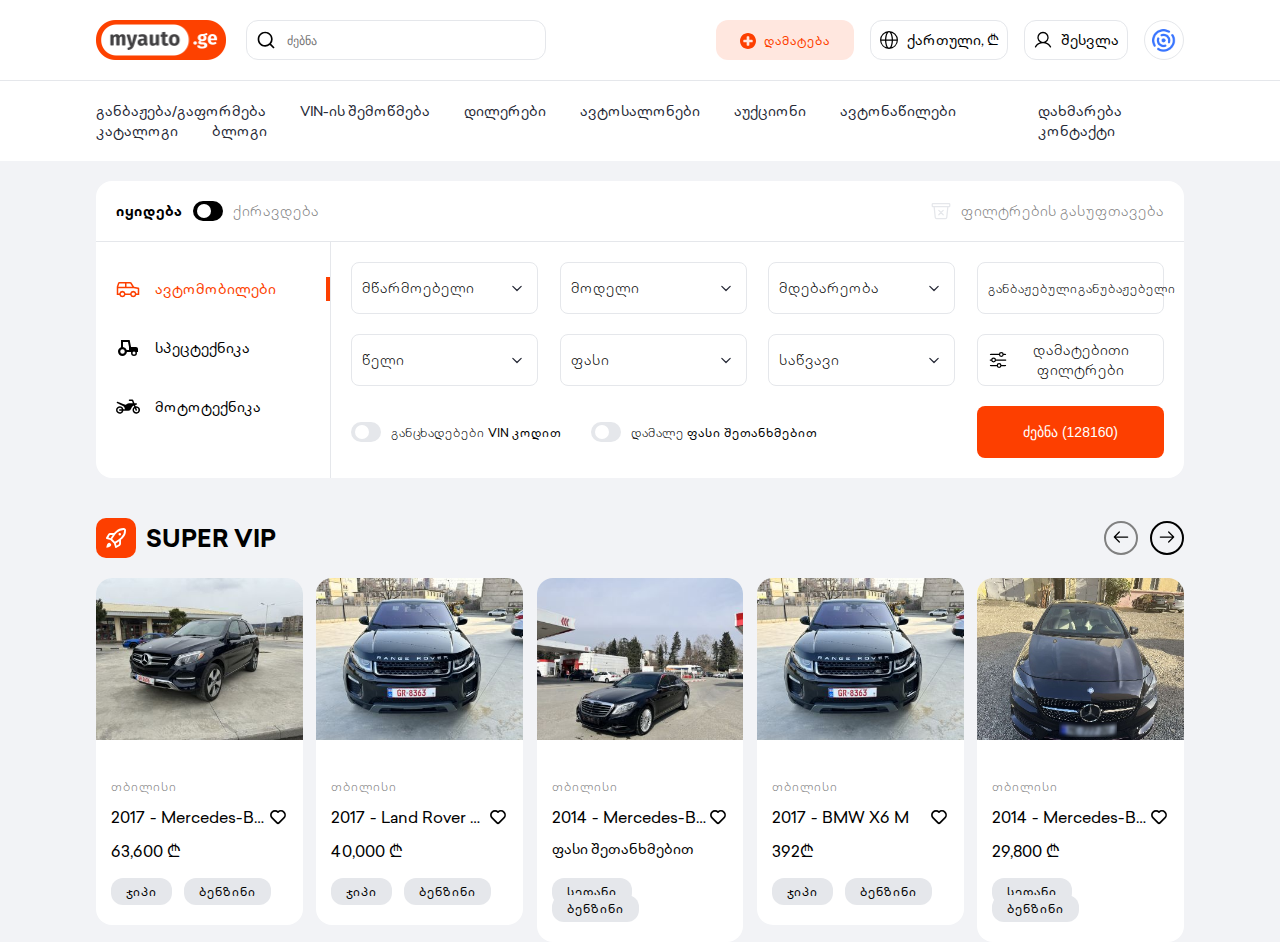
<file: index.html>
<!DOCTYPE html>
<html lang="en">
  <head>
    <meta charset="UTF-8" />
    <meta name="viewport" content="width=device-width, initial-scale=1.0" />
    <link rel="stylesheet" href="./style/style.css" />
    <script src="./js/main.js"></script>
    <title>
      ახალი და მეორადი ავტომობილები, მოტოტექნიკა, სპეცტექნიკა | MyAuto
    </title>
  </head>
  <body>
    <header>
      <nav>
        <div class="navbar-left">
          <div class="logo">
            <img src="./assets/img/logo.png" alt="logo" />
          </div>
          <div class="searchbar">
            <img src="./assets/icons/search.svg" alt="search" />
            <label>
              <input type="text" placeholder="ძებნა" />
            </label>
          </div>
        </div>
        <div class="navbar-right">
          <div class="addnewBut navbuttons">
            <button>
              <img src="./assets/icons/add.svg" alt="" /><a href="#"
                >დამატება</a
              >
            </button>
          </div>
          <div class="languageBut navbuttons">
            <button class="nav-dropbtn" onclick="navFunction()">
              <img src="./assets/icons/global.svg" alt="" /><a href="#"
                >ქართული, ₾</a
              >
            </button>
            <!-- dropdown -->
            <div id="headerDropdown" class="nav-dropdown-content">
              <!--  -->
              <div class="dropdown-lang dropnav">
                <p>ენა</p>
                <label>
                  <input name="radio1" type="radio" checked />
                  <span>ქართული</span>
                </label>
                <label>
                  <input name="radio1" type="radio" />
                  <span>English</span>
                </label>
                <label>
                  <input name="radio1" type="radio" />
                  <span>Русский</span>
                </label>
              </div>
              <!-- currency-->
              <div class="dropdown-currency dropnav">
                <p>ვალუტა</p>
                <label>
                  <input name="radio2" type="radio" />
                  <span>USD - $</span>
                </label>
                <label>
                  <input name="radio2" type="radio" />
                  <span>GEL - ₾</span>
                </label>
              </div>
            </div>
          </div>
          <div class="loginBut navbuttons">
            <button>
              <img src="./assets/icons/user.svg" alt="" /><a href="#">შესვლა</a>
            </button>
          </div>
          <div class="tnetBut navbuttons">
            <button><img src="./assets/img/tnet.png" alt="tnetlogo" /></button>
          </div>
        </div>
      </nav>

      <section class="categories">
        <div class="cat-container">
          <ul class="cat-cat">
            <li><a href="">განბაჟება/გაფორმება</a></li>
            <li><a href="">VIN-ის შემოწმება</a></li>
            <li><a href="">დილერები</a></li>
            <li><a href="">ავტოსალონები</a></li>
            <li><a href="">აუქციონი</a></li>
            <li><a href="">ავტონაწილები</a></li>
            <li><a href="">კატალოგი</a></li>
            <li><a href="">ბლოგი</a></li>
          </ul>

          <ul class="cat-nav">
            <li><a href="">დახმარება</a></li>
            <li><a href="">კონტაქტი</a></li>
          </ul>
        </div>
      </section>
    </header>

    <main>
      <!-- filters -->
      <section class="home-filter">
        <!-- filter-header -->
        <div class="filter-header">
          <div class="filter-header-left">
            <span class="filter-header-sell">იყიდება</span>
            <label class="switch">
              <input type="checkbox" />
              <span class="slider round"></span>
            </label>
            <span class="filter-header-rent">ქირავდება</span>
          </div>
          <div class="filter-header-right">
            <img src="./assets/icons/trash-bin.svg" alt="bin" />
            <span>ფილტრების გასუფთავება</span>
          </div>
        </div>

        <!-- filter-main -->
        <div class="filters-main-content">
          <!-- car type -->
          <div class="filter-car-type">
            <div class="car-type car">
              <img src="./assets/icons/car.svg" alt="car" />
              <span>ავტომობილები</span>
            </div>
            <div class="car-type spectech">
              <img src="./assets/icons/tractor.svg" alt="tractor" />
              <span>სპეცტექნიკა</span>
            </div>
            <div class="car-type moto">
              <img src="./assets/icons/motorcycle.svg" alt="moto" />
              <span>მოტოტექნიკა</span>
            </div>
          </div>
          <!-- filters -->
          <div class="filters">
            <!-- row -->
            <div class="filters-row">
              <!-- box 1 -->
              <div class="filter-box">
                <button
                  class="filter-dropbtn filter-dropbtn1"
                  onclick="filterFunction1()"
                >
                  <span>მწარმოებელი</span>
                  <img src="./assets/icons/arrow-down.svg" alt="arrow" />
                </button>
                <!-- dropdown -->
                <div
                  id="filterDropdown"
                  class="filter-dropdown-content filter-drop-1"
                >
                  <!--car brands -->
                  <div class="car-brands">
                    <div class="brand toyota">
                      <img src="./assets/img/toyota.png" alt="toyota" />
                      <span class="brand-desc">Toyota</span>
                    </div>
                    <div class="brand merc">
                      <img src="./assets/img/merc.png" alt="merc" />
                      <span class="brand-desc">Mercedes</span>
                    </div>
                    <div class="brand bmw">
                      <img src="./assets/img/bmw.png" alt="bmw" />
                      <span class="brand-desc">Bmw</span>
                    </div>
                    <div class="brand ford">
                      <img src="./assets/img/ford.png" alt="ford" />
                      <span class="brand-desc">Ford</span>
                    </div>
                    <div class="brand honda">
                      <img src="./assets/img/honda.png" alt="honda" />
                      <span class="brand-desc">Honda</span>
                    </div>
                    <div class="brand hyndai">
                      <img src="./assets/img/hyndai.png" alt="hyndai" />
                      <span class="brand-desc">Hyndai</span>
                    </div>
                    <div class="brand subaru">
                      <img src="./assets/img/subaru.png" alt="subaru" />
                      <span class="brand-desc">Subaru</span>
                    </div>
                    <div class="brand wolksvagen">
                      <img src="./assets/img/wolksvagen.png" alt="wolksvagen" />
                      <span class="brand-desc">Wolksvagen</span>
                    </div>
                    <div class="brand chevy">
                      <img src="./assets/img/chvey.png" alt="chevy" />
                      <span class="brand-desc">Chevrolet</span>
                    </div>
                    <div class="brand nissan">
                      <img src="./assets/img/nissan.png" alt="nissan" />
                      <span class="brand-desc">Nissan</span>
                    </div>
                  </div>

                  <div class="car-brands-list">
                    <label>
                      <input type="checkbox" />
                      <span>Mercedes</span>
                    </label>
                    <label>
                      <input type="checkbox" />
                      <span>Bmw</span>
                    </label>
                    <label>
                      <input type="checkbox" />
                      <span>Ford</span>
                    </label>
                    <label>
                      <input type="checkbox" />
                      <span>Hyndai</span>
                    </label>
                    <label>
                      <input type="checkbox" />
                      <span>Honda</span>
                    </label>
                    <label>
                      <input type="checkbox" />
                      <span>Subaru</span>
                    </label>
                    <label>
                      <input type="checkbox" />
                      <span>Toyota</span>
                    </label>
                    <label>
                      <input type="checkbox" />
                      <span>Wolksvagen</span>
                    </label>
                    <label>
                      <input type="checkbox" />
                      <span>Chevrolet</span>
                    </label>
                    <label>
                      <input type="checkbox" />
                      <span>Mercedes</span>
                    </label>
                    <label>
                      <input type="checkbox" />
                      <span>Nissan</span>
                    </label>
                  </div>
                </div>
              </div>
              <!-- box 2 -->
              <div class="filter-box">
                <button class="filter-dropbtn">
                  <span>მოდელი</span>
                  <img src="./assets/icons/arrow-down.svg" alt="arrow" />
                </button>
              </div>
              <!-- box 3 -->
              <div class="filter-box">
                <button
                  class="filter-dropbtn filter-dropbtn2"
                  onclick="filterFunction2()"
                >
                  <span>მდებარეობა</span>
                  <img src="./assets/icons/arrow-down.svg" alt="arrow" />
                </button>
                <!-- dropdown -->
                <div
                  id="filterDropdown2"
                  class="filter-dropdown-content filter-drop-2"
                >
                  <div class="car-brands-list">
                    <label>
                      <input type="checkbox" />
                      <span>თბილისი</span>
                    </label>
                    <label>
                      <input type="checkbox" />
                      <span>ქუთაისი</span>
                    </label>
                    <label>
                      <input type="checkbox" />
                      <span>ბათუმი</span>
                    </label>
                    <label>
                      <input type="checkbox" />
                      <span>ფოთი</span>
                    </label>
                    <label>
                      <input type="checkbox" />
                      <span>რუსთავი</span>
                    </label>
                    <label>
                      <input type="checkbox" />
                      <span>დუშეთი</span>
                    </label>
                    <label>
                      <input type="checkbox" />
                      <span>ჭიათურა</span>
                    </label>
                    <label>
                      <input type="checkbox" />
                      <span>საჩხერე</span>
                    </label>
                    <label>
                      <input type="checkbox" />
                      <span>მარტვილი</span>
                    </label>
                    <label>
                      <input type="checkbox" />
                      <span>გურჯაანი</span>
                    </label>
                    <label>
                      <input type="checkbox" />
                      <span>გარდაბანი</span>
                    </label>
                  </div>
                </div>
              </div>
              <!-- box 4 -->
              <div class="filter-box">
                <button class="ganbajeba">
                  <span>განბაჟებული</span>
                  <div class="middle"></div>
                  <span>განუბაჟებელი</span>
                </button>
              </div>
              <!-- box 5 -->
              <div class="filter-box">
                <button class="filter-dropbtn" onclick="filterFunction()">
                  <span>წელი</span>
                  <img src="./assets/icons/arrow-down.svg" alt="arrow" />
                </button>
                <!-- dropdown -->
                <div id="filterDropdown" class="filter-dropdown-content">
                  <!--  -->
                  <h1>yle</h1>
                </div>
              </div>
              <!-- box 6 -->
              <div class="filter-box">
                <button class="filter-dropbtn" onclick="filterFunction()">
                  <span>ფასი</span>
                  <img src="./assets/icons/arrow-down.svg" alt="arrow" />
                </button>
                <!-- dropdown -->
                <div id="filterDropdown" class="filter-dropdown-content">
                  <!--  -->
                  <h1>yle</h1>
                </div>
              </div>
              <!-- box 7 -->
              <div class="filter-box">
                <button class="filter-dropbtn" onclick="filterFunction()">
                  <span>საწვავი</span>
                  <img src="./assets/icons/arrow-down.svg" alt="arrow" />
                </button>
                <!-- dropdown -->
                <div id="filterDropdown" class="filter-dropdown-content">
                  <!--  -->
                  <h1>yle</h1>
                </div>
              </div>
              <!-- box 8 -->
              <div class="filter-box">
                <button class="filter-dropbtn" onclick="filterFunction()">
                  <img src="./assets/icons/filter.svg" alt="filter" />
                  <span>დამატებითი ფილტრები</span>
                </button>
                <!-- dropdown -->
                <div id="filterDropdown" class="filter-dropdown-content">
                  <!--  -->
                  <h1>yle</h1>
                </div>
              </div>
            </div>
            <!-- filter-row-navigation -->
            <div class="filter-row-nav">
              <div class="filter-row-box-left">
                <div class="frbl">
                  <label class="switch-blue">
                    <input type="checkbox" />
                    <span class="slider-blue round"></span>
                  </label>
                  <p>განცხადებები <span>VIN კოდით</span></p>
                </div>
                <div class="frbl">
                  <label class="switch-blue">
                    <input type="checkbox" />
                    <span class="slider-blue round"></span>
                  </label>
                  <p>დამალე <span>ფასი შეთანხმებით</span></p>
                </div>
              </div>
              <div class="filter-row-box-right">
                <button>ძებნა (128160)</button>
              </div>
            </div>
          </div>
        </div>
      </section>
      <!-- super vip -->
      <section class="super-vip-promotion">
        <div class="promotion-header">
          <div class="promotion-header-left">
            <img src="./assets/icons/rocket-16.svg" alt="rocket" />
            <span>SUPER VIP</span>
          </div>
          <div class="promotion-header-right">
            <button class="sliderLeft">
              <img src="./assets/icons/arrow-left.svg" alt="arrow" />
            </button>
            <button class="sliderRight">
              <img src="./assets/icons/arrow-right.svg" alt="arrow" />
            </button>
          </div>
        </div>

        <div class="car-container-row">
          <!-- car 1 -->
          <div class="car-container">
            <div class="car-container-img">
              <img src="./assets/img/car1.jpg" alt="car" />
            </div>
            <div class="car-container-text">
              <div class="car-location">
                <span>თბილისი</span>
              </div>
              <div class="car-container-name">
                <span>2017 - Mercedes-Benz Gle</span>
                <img src="./assets/icons/heart.svg" alt="heart" />
              </div>
              <div class="car-price">
                <span>63,600 ₾</span>
              </div>
              <div class="vip-car-type">
                <span>ჯიპი</span>
                <span>ბენზინი</span>
              </div>
            </div>
          </div>
          <!-- car 2 -->
          <div class="car-container">
            <div class="car-container-img">
              <img src="./assets/img/car2.jpg" alt="car" />
            </div>
            <div class="car-container-text">
              <div class="car-location">
                <span>თბილისი</span>
              </div>
              <div class="car-container-name">
                <span>2017 - Land Rover Range</span>
                <img src="./assets/icons/heart.svg" alt="heart" />
              </div>
              <div class="car-price">
                <span>40,000 ₾</span>
              </div>
              <div class="vip-car-type">
                <span>ჯიპი</span>
                <span>ბენზინი</span>
              </div>
            </div>
          </div>
          <!-- car 3 -->
          <div class="car-container">
            <div class="car-container-img">
              <img src="./assets/img/car3.jpg" alt="car" />
            </div>
            <div class="car-container-text">
              <div class="car-location">
                <span>თბილისი</span>
              </div>
              <div class="car-container-name">
                <span>2014 - Mercedes-Benz S class</span>
                <img src="./assets/icons/heart.svg" alt="heart" />
              </div>
              <div class="car-price">
                <span class="noPrice">ფასი შეთანხმებით</span>
              </div>
              <div class="vip-car-type">
                <span>სედანი</span>
                <span>ბენზინი</span>
              </div>
            </div>
          </div>
          <!-- car 4 -->
          <div class="car-container">
            <div class="car-container-img">
              <img src="./assets/img/car2.jpg" alt="car" />
            </div>
            <div class="car-container-text">
              <div class="car-location">
                <span>თბილისი</span>
              </div>
              <div class="car-container-name">
                <span>2017 - BMW X6 M</span>
                <img src="./assets/icons/heart.svg" alt="heart" />
              </div>
              <div class="car-price">
                <span>392₾</span>
              </div>
              <div class="vip-car-type">
                <span>ჯიპი</span>
                <span>ბენზინი</span>
              </div>
            </div>
          </div>
          <!-- car 5 -->
          <div class="car-container">
            <div class="car-container-img">
              <img src="./assets/img/car5.jpg" alt="car" />
            </div>
            <div class="car-container-text">
              <div class="car-location">
                <span>თბილისი</span>
              </div>
              <div class="car-container-name">
                <span>2014 - Mercedes-Benz Cla</span>
                <img src="./assets/icons/heart.svg" alt="heart" />
              </div>
              <div class="car-price">
                <span>29,800 ₾</span>
              </div>
              <div class="vip-car-type">
                <span>სედანი </span>
                <span>ბენზინი</span>
              </div>
            </div>
          </div>
        </div>
      </section>
      <!-- ad -->
      <!-- lg -->
      <!-- <div class="lg">
        <div class="lg-container">
          <div class="lg-container-header">
            <span>50%</span>
            <p>ფასდაკლება! CARFAX-21 ₾</p>
          </div>
          <div class="lg-container-content">
            <span>მოძებნე VIN კოდით</span>
            <p>სერვისის საშუალებით გაიგებთ ავტომობილის დეტალურ ინფორმაციას</p>
          </div>
          <div class="lg-container-search">
            <label>
              <input type="text" placeholder="ჩაწერე VIN კოდი" />
            </label>
            <button>ძებნა</button>
          </div>
          <div class="lg-container-img"></div>
        </div>
        <div class="lg-container"></div>
      </div> -->
    </main>
  </body>
</html>
</file>
<file: style/style.css>
* {
  padding: 0;
  margin: 0;
  box-sizing: border-box;
}

@font-face {
  font-family: "regular";
  src: url(/assets/fonts/regular-myauto.woff2);
}

@font-face {
  font-family: "medium";
  src: url(/assets/fonts/medium-myauto.woff2);
}

@font-face {
  font-family: "bold";
  src: url(/assets/fonts/bold-myauto.woff2);
}
:root {
  --main-orange: #fd3f00;
  --main-gray: #e5e7eb;
  --main-text: #272a37;
}
html {
  font-size: 10px;
}
body {
  background-color: #f2f3f6;
  font-family: "medium";
}
a {
  text-decoration: none;
}
li {
  list-style: none;
}
header {
  background-color: white;
}
nav {
  display: flex;
  width: 85%;
  margin: auto;
  justify-content: space-between;
  max-width: 1536px;
  align-items: center;
  padding: 20px 0px;
}
.navbar-right,
.navbar-left {
  display: flex;
  align-items: center;
}
.logo {
  height: 40px;
}
.logo img {
  width: 130px;
}
.searchbar {
  display: flex;
  align-items: center;
  position: relative;
  margin-left: 20px;
}
.searchbar img {
  position: absolute;
  left: 10px;
}
.searchbar label input {
  height: 40px;
  width: 300px;
  padding-left: 40px;
  border-radius: 12px;
  border: 1px solid var(--main-gray);
}
.searchbar label input::placeholder {
  font-size: 1.2rem;
}
.navbuttons {
  margin-left: 16px;
}
.navbuttons button {
  height: 40px;
  border: none;
  display: flex;
  align-items: center;
  border-radius: 12px;
}
.addnewBut button {
  background-color: #fd3f0020;
  padding: 0px 24px;
}
.addnewBut button a {
  margin-left: 8px;
  color: var(--main-orange);
  font-size: 1.2rem;
  font-family: "medium";
}
.addnewBut button img {
  width: 16px;
  padding-top: 2px;
}

.languageBut button {
  background-color: transparent;
  border: 1px solid var(--main-gray);
  padding: 0px 8px;
  position: relative;
}
.languageBut button a {
  margin-left: 8px;
  color: black;
  font-size: 1.4rem;
  font-family: "medium";
}
/* drop down */
.dropdown {
  position: relative;
}
.nav-dropdown-content {
  display: none;
  padding: 10px;
  position: absolute;
  background-color: white;
  min-width: 160px;
  overflow: auto;
  box-shadow: 0px 8px 16px 0px rgba(0, 0, 0, 0.2);
  z-index: 1;
}
.show {
  display: block;
}

.dropnav {
  display: flex;
  flex-direction: column;
}
.dropnav p {
  font-size: 1.2rem;
  color: gray;
  padding-bottom: 10px;
}
.dropnav label {
  font-size: 1.4rem;
  padding-top: 10px;
}
.dropnav label span {
  padding-left: 15px;
}
.dropnav label input[type="radio"] {
  transform: scale(1.8);
}
.dropdown-currency {
  margin-top: 20px;
}

/* end of dropdown */
.loginBut button {
  background-color: transparent;
  border: 1px solid var(--main-gray);
  padding: 0px 8px;
}
.loginBut button a {
  margin-left: 8px;
  color: black;
  font-size: 1.4rem;
  font-family: "medium";
}
.tnetBut button {
  background-color: white;
  border-radius: 50%;
  border: 1px solid var(--main-gray);
  width: 40px;
  height: 40px;
  display: flex;
  align-items: center;
  justify-content: center;
}
.tnetBut button img {
  height: 30px;
}
.categories {
  border-top: 1px solid var(--main-gray);
}
.cat-container {
  display: flex;
  width: 85%;
  margin: auto;
  justify-content: space-between;
  max-width: 1536px;
  align-items: center;
  padding: 20px 0px;
}
.cat-container ul li a {
  font-size: 1.4rem;
  color: var(--main-text);
}
.cat-cat li {
  display: inline-block;
  margin-right: 32px;
}
.cat-nav li {
  display: inline-block;
  margin-left: 12px;
}

/* MAIN */
.home-filter {
  width: 85%;
  display: flex;
  margin: 20px auto;
  background-color: white;
  border-radius: 16px;
  max-width: 1536px;
  flex-direction: column;
}
.filter-header {
  display: flex;
  margin: auto;
  justify-content: space-between;
  align-items: center;
  width: 100%;
  border-bottom: 1px solid var(--main-gray);
}
.filter-header-right,
.filter-header-left {
  display: flex;
  align-items: center;
  padding: 20px;
}
.filter-header-left span {
  font-size: 1.4rem;
}
.filter-header-sell {
  font-family: "bold";
}
.filter-header-rent {
  color: gray;
  font-family: "regular";
}
/* switch */
.switch {
  position: relative;
  display: inline-block;
  width: 30px;
  height: 20px;
  margin: 0px 10px;
}

.switch input {
  opacity: 0;
  width: 0;
  height: 0;
}

.slider {
  position: absolute;
  cursor: pointer;
  top: 0;
  left: 0;
  right: 0;
  bottom: 0;
  background-color: black;
  -webkit-transition: 0.4s;
  transition: 0.4s;
}

.slider:before {
  position: absolute;
  content: "";
  height: 14px;
  width: 14px;
  left: 4px;
  bottom: 3px;
  background-color: white;
  -webkit-transition: 0.4s;
  transition: 0.4s;
}

input:checked + .slider {
  background-color: black;
}

input:focus + .slider {
  box-shadow: 0 0 1px #2196f3;
}

input:checked + .slider:before {
  -webkit-transform: translateX(8px);
  -ms-transform: translateX(8px);
  transform: translateX(8px);
}

/* Rounded sliders */
.slider.round {
  border-radius: 34px;
}

.slider.round:before {
  border-radius: 50%;
}
.filter-header-right span {
  color: gray;
  font-size: 1.4rem;
  padding-left: 10px;
  font-family: "regular";
}

.filters-main-content {
  display: flex;
  margin: auto;
  width: 100%;
}
.filter-car-type {
  padding: 35px 0px 20px 20px;
  border-right: 1px solid var(--main-gray);
}
.car-type {
  display: flex;
  align-items: center;
}
.spectech,
.moto {
  margin-top: 35px;
}
.car-type span {
  font-size: 1.4rem;
  padding-left: 15px;
  padding-right: 50px;
}
.car-type img {
  width: 24px;
}
.car {
  border-right: 4px solid var(--main-orange);
}
.car span {
  color: var(--main-orange);
}
.filters {
  display: flex;
  flex-direction: column;
  width: 100%;
  padding: 20px;
}
.filters-row {
  display: flex;
  flex-wrap: wrap;
  align-items: center;
  justify-content: space-between;
  width: 100%;
}
.filter-box {
  width: 23%;
  margin-bottom: 20px;
}
.filter-box button {
  width: 100%;
  padding: 15px 10px;
  display: flex;
  justify-content: space-between;
  align-items: center;
  border-radius: 8px;
  border: 1px solid var(--main-gray);
  background-color: transparent;
  transition: 500ms;
  height: 52px;
}
.filter-box button:hover {
  border: 1px solid black;
  transition: 500ms;
}
.filter-box button img {
  border-radius: 50%;
  transition: 500ms;
}
.filter-box button img:hover {
  background-color: var(--main-gray);
  transition: 500ms;
  overflow: hidden;
}
.filter-box button span {
  font-size: 1.4rem;
  font-family: "regular";
}
.ganbajeba span {
  font-size: 1.2rem !important;
  cursor: pointer;
}

.middle {
  width: 1px;
  height: 25px;
  background-color: var(--main-gray);
}

.filter-row-nav {
  display: flex;
  justify-content: space-between;
  align-items: center;
}
.filter-row-box-left {
  display: flex;
  align-items: center;
}
.switch-blue {
  position: relative;
  display: inline-block;
  width: 30px;
  height: 20px;
  margin-right: 10px;
}

.switch-blue input {
  opacity: 0;
  width: 0;
  height: 0;
}

.slider-blue {
  position: absolute;
  cursor: pointer;
  top: 0;
  left: 0;
  right: 0;
  bottom: 0;
  background-color: var(--main-gray);
  -webkit-transition: 0.4s;
  transition: 0.4s;
}

.slider-blue:before {
  position: absolute;
  content: "";
  height: 14px;
  width: 14px;
  left: 4px;
  bottom: 3px;
  background-color: white;
  -webkit-transition: 0.4s;
  transition: 0.4s;
}

input:checked + .slider-blue {
  background-color: rgb(5, 234, 5);
}

input:focus + .slider-blue {
  box-shadow: 0 0 1px #2196f3;
}

input:checked + .slider-blue:before {
  -webkit-transform: translateX(8px);
  -ms-transform: translateX(8px);
  transform: translateX(8px);
}

/* Rounded sliders */
.slider-blue.round {
  border-radius: 34px;
}

.slider-blue.round:before {
  border-radius: 50%;
}
.frbl {
  display: flex;
  align-items: center;
  padding-right: 30px;
}
.frbl p {
  font-size: 1.2rem;
  font-family: regular;
}
.frbl p span {
  color: black;
  font-family: "medium";
}
.frbl img {
  height: 30px;
  padding-right: 10px;
}
.filter-row-box-right {
  width: 23%;
}
.filter-row-box-right button {
  width: 100%;
  padding: 15px 10px;
  display: flex;
  justify-content: center;
  align-items: center;
  border-radius: 8px;
  border: none;
  background-color: var(--main-orange);
  transition: 500ms;
  height: 52px;
  color: white;
  font-size: 1.4rem;
}
.filter-row-box-right button:hover {
  background-color: #d93600;
  transition: 500ms;
}
.car-brands {
  display: flex;
  margin: auto;
  justify-content: space-between;
  flex-wrap: wrap;
}
.brand {
  width: 54px;
  height: 40px;
  border: 1px solid var(--main-gray);
  display: flex;
  align-items: center;
  justify-content: center;
  border-radius: 8px;
  margin: 4px;
  position: relative;
}
.brand span {
  position: absolute;
  top: 45px;
  background-color: black;
  color: white;
  font-size: 1.2rem;
  padding: 5px 10px;
  border-radius: 8px;
  z-index: 1;
  display: none;
}
.brand:hover {
  border: 1px solid black;
}
.brand:hover > .brand-desc {
  display: block;
}

.brand img {
  width: 34px;
  height: auto;
}
.car-brands-list {
  display: flex;
  flex-direction: column;
  padding: 0px 10px;
}
.car-brands-list label {
  padding-top: 15px;
  display: flex;
  align-items: center;
}
.car-brands-list label span {
  font-size: 1.4rem;
  padding-left: 15px;
  font-family: "regular";
}
.car-brands-list input[type="checkbox"] {
  transform: scale(1.8);
}

/* drop down */
.dropdown {
  position: relative;
}
.filter-dropdown-content {
  display: none;
  padding: 10px;
  position: absolute;
  background-color: white;
  border: 1px solid var(--main-gray);
  border-radius: 10px;
  min-width: 160px;
  max-width: 360px;
  max-height: 380px;
  overflow: auto;
  box-shadow: 0px 8px 16px 0px rgba(0, 0, 0, 0.2);
  z-index: 1;
}
.show {
  display: block;
}

.dropnav {
  display: flex;
  flex-direction: column;
}
.dropnav p {
  font-size: 1.2rem;
  color: gray;
  padding-bottom: 10px;
}
.dropnav label {
  font-size: 1.4rem;
}
.dropdown-currency {
  margin-top: 20px;
}
.filter-box button input {
  width: 100%;
  height: 100%;
  border: none;
}
/* SUPER VIP */
.super-vip-promotion {
  width: 85%;
  margin: auto;
  padding-top: 20px;
}
.promotion-header {
  display: flex;
  margin: auto;
  justify-content: space-between;
  align-items: center;
}
.promotion-header-left {
  display: flex;
  align-items: center;
}
.promotion-header-left img {
  background-color: var(--main-orange);
  padding: 10px;
  border-radius: 10px;
}
.promotion-header-left span {
  font-size: 2.4rem;
  font-family: "bold";
  padding-left: 10px;
}
.promotion-header-right button {
  width: 34px;
  height: 34px;
  border-radius: 50%;

  background-color: transparent;
}
.sliderLeft {
  border: 2px solid gray;
  margin-right: 10px;
}
.sliderRight {
  border: 2px solid black;
}
.car-container-row {
  display: flex;
  margin: auto;
  justify-content: space-between;
  width: 100%;
  flex-wrap: wrap;
  padding-top: 20px;
}
.car-container {
  display: flex;
  flex-direction: column;
  justify-content: space-between;
  width: 19%;
  height: 100%;
  background-color: white;
  border-radius: 16px;
}
.car-container-img {
  width: 100%;
  height: 175px;
  object-fit: contain;
}
.car-container-img img {
  width: 100%;
  border-top-left-radius: 16px;
  border-top-right-radius: 16px;
}
.car-container-text {
  padding: 25px 15px;
}
.car-location span {
  color: gray;
  font-size: 1.2rem;
  font-family: "regular";
}
.car-container-name {
  display: flex;
  justify-content: space-between;
  align-items: center;
  padding: 10px 0px;
}
.car-container-name span {
  font-size: 1.6rem;
  text-overflow: ellipsis;
  white-space: nowrap;
  overflow: hidden;
}
.car-price{
  min-height: 24px;
}
.car-price span {
  font-size: 1.6rem;
}
.vip-car-type {
  margin-top: 20px;
}
.vip-car-type span {
  font-size: 1.2rem;
  background-color: var(--main-gray);
  padding: 5px 15px;
  margin-right: 10px;
  border-radius: 12px;
}
.noPrice {
  font-family: "medium" !important;
  font-size: 1.4rem !important;
}
</file>
